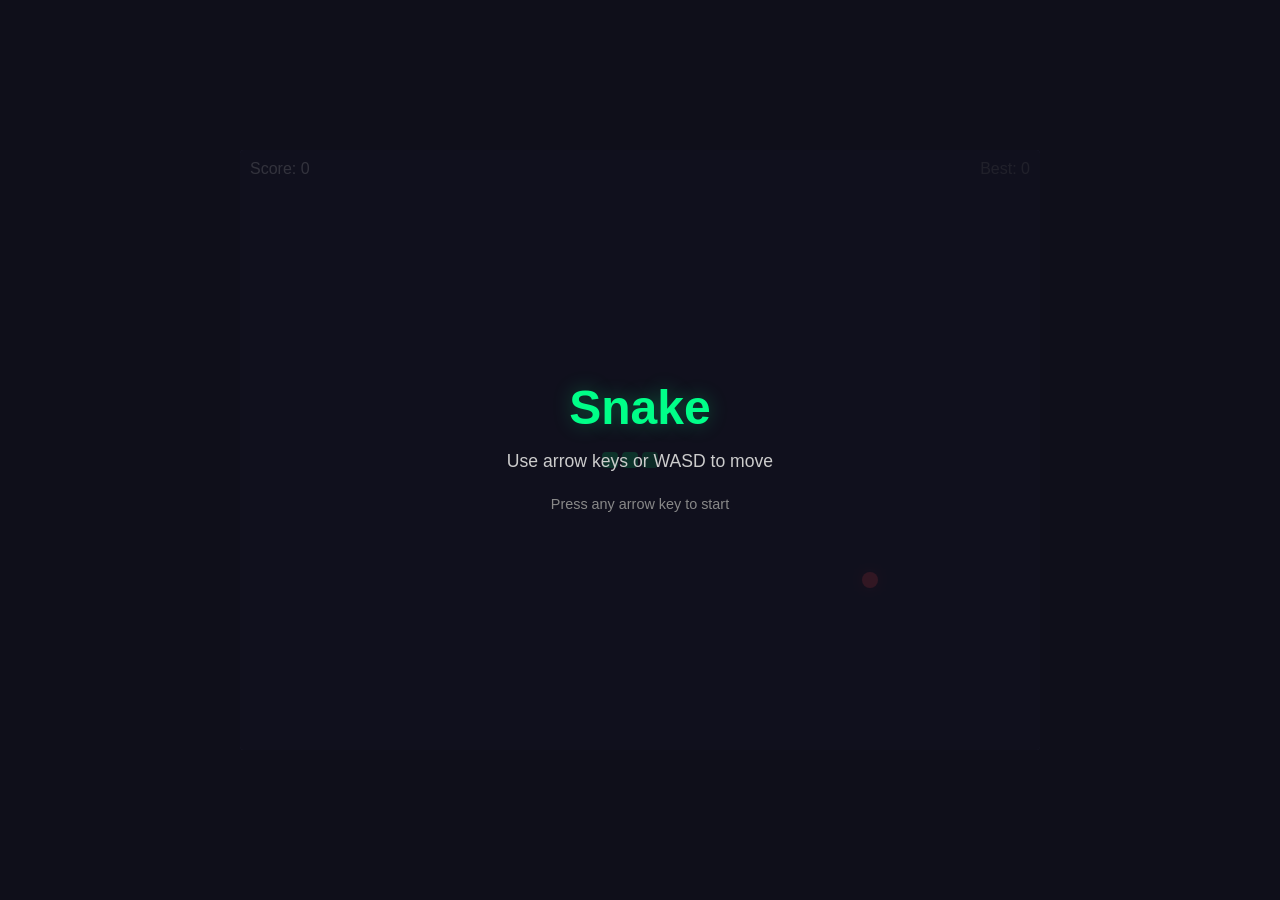
<file: game/index.html>
<!DOCTYPE html>
<html lang="en">
<head>
    <meta charset="UTF-8">
    <meta name="viewport" content="width=device-width, initial-scale=1.0">
    <title>Snake Game</title>
    <link rel="stylesheet" href="style.css">
</head>
<body>
    <div id="game-container">
        <canvas id="gameCanvas"></canvas>

        <!-- Start Screen Overlay -->
        <div id="start-overlay" class="overlay">
            <div class="overlay-content">
                <h1>Snake</h1>
                <p>Use arrow keys or WASD to move</p>
                <p class="hint">Press any arrow key to start</p>
            </div>
        </div>

        <!-- Game Over Overlay -->
        <div id="gameover-overlay" class="overlay hidden">
            <div class="overlay-content">
                <h1>Game Over</h1>
                <p>Score: <span id="final-score">0</span></p>
                <p>Best: <span id="final-high-score">0</span></p>
                <p class="hint">Press Enter to restart</p>
            </div>
        </div>

        <!-- Pause Overlay -->
        <div id="pause-overlay" class="overlay hidden">
            <div class="overlay-content">
                <h1>Paused</h1>
                <p class="hint">Press Space to resume</p>
            </div>
        </div>
    </div>

    <script src="game.js"></script>
</body>
</html>
</file>
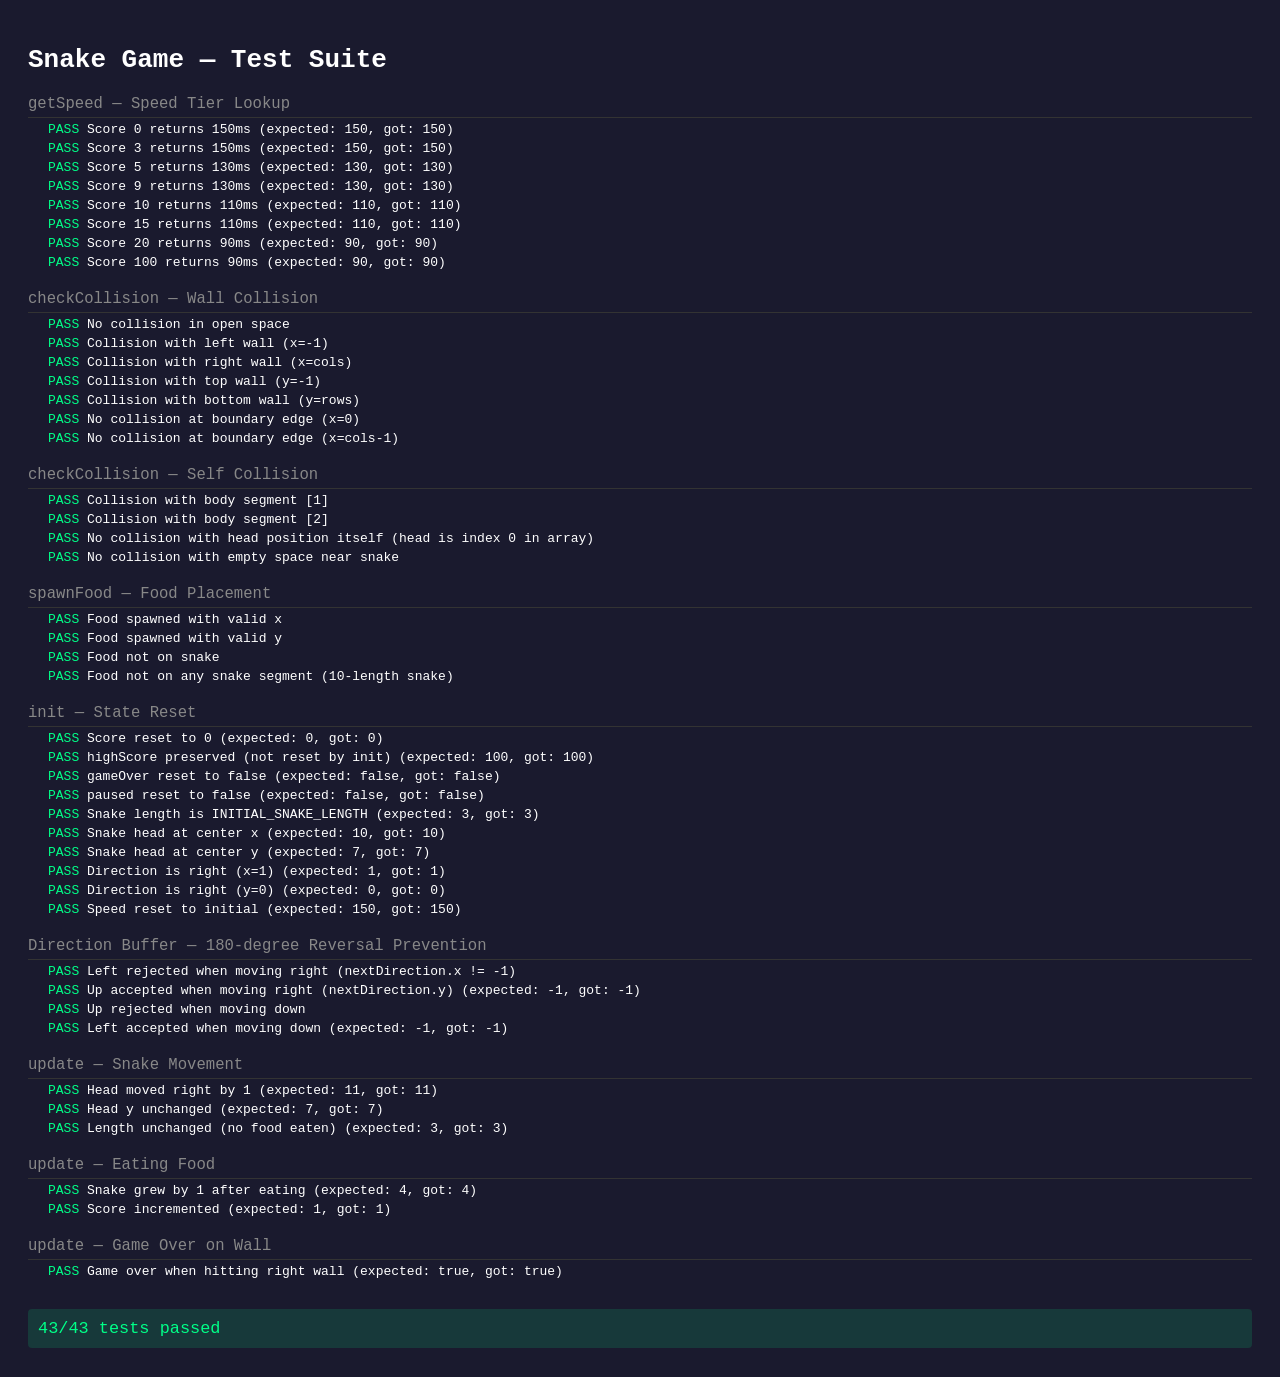
<file: game/tests.html>
<!DOCTYPE html>
<html lang="en">
<head>
    <meta charset="UTF-8">
    <title>Snake Game — Test Suite</title>
    <style>
        body { font-family: monospace; background: #1a1a2e; color: #fff; padding: 20px; }
        .pass { color: #00ff88; }
        .fail { color: #ff4757; }
        .section { margin-top: 20px; font-size: 1.2em; color: #888; border-bottom: 1px solid #333; padding-bottom: 4px; }
        .result { margin: 4px 0 4px 20px; }
        #summary { margin-top: 30px; font-size: 1.3em; padding: 10px; border-radius: 4px; }
    </style>
</head>
<body>
    <h1>Snake Game — Test Suite</h1>
    <!-- Hidden canvas needed by game.js DOM references -->
    <div id="game-container" style="display:none;">
        <canvas id="gameCanvas"></canvas>
        <div id="start-overlay" class="overlay"></div>
        <div id="gameover-overlay" class="overlay hidden">
            <div class="overlay-content">
                <span id="final-score">0</span>
                <span id="final-high-score">0</span>
            </div>
        </div>
        <div id="pause-overlay" class="overlay hidden"></div>
    </div>
    <div id="output"></div>
    <div id="summary"></div>

    <!-- Load game code first so functions are available -->
    <script src="game.js"></script>
    <script>
        // =====================================================================
        // Minimal test runner (zero dependencies)
        // =====================================================================
        const output = document.getElementById('output');
        const summaryEl = document.getElementById('summary');
        let passed = 0;
        let failed = 0;
        let currentSection = '';

        function section(name) {
            currentSection = name;
            const div = document.createElement('div');
            div.className = 'section';
            div.textContent = name;
            output.appendChild(div);
        }

        function assert(description, condition) {
            const div = document.createElement('div');
            div.className = 'result';
            if (condition) {
                div.innerHTML = '<span class="pass">PASS</span> ' + description;
                passed++;
            } else {
                div.innerHTML = '<span class="fail">FAIL</span> ' + description;
                failed++;
            }
            output.appendChild(div);
        }

        function assertEqual(description, actual, expected) {
            assert(description + ' (expected: ' + expected + ', got: ' + actual + ')', actual === expected);
        }

        // =====================================================================
        // Tests
        // =====================================================================

        // --- getSpeed ---
        section('getSpeed — Speed Tier Lookup');

        assertEqual('Score 0 returns 150ms', getSpeed(0), 150);
        assertEqual('Score 3 returns 150ms', getSpeed(3), 150);
        assertEqual('Score 5 returns 130ms', getSpeed(5), 130);
        assertEqual('Score 9 returns 130ms', getSpeed(9), 130);
        assertEqual('Score 10 returns 110ms', getSpeed(10), 110);
        assertEqual('Score 15 returns 110ms', getSpeed(15), 110);
        assertEqual('Score 20 returns 90ms', getSpeed(20), 90);
        assertEqual('Score 100 returns 90ms', getSpeed(100), 90);

        // --- checkCollision ---
        section('checkCollision — Wall Collision');

        // Set up known grid dimensions
        const savedCols = cols;
        const savedRows = rows;
        cols = 20;
        rows = 15;
        state.snake = [{ x: 5, y: 5 }, { x: 4, y: 5 }, { x: 3, y: 5 }];

        assert('No collision in open space', !checkCollision({ x: 10, y: 10 }));
        assert('Collision with left wall (x=-1)', checkCollision({ x: -1, y: 5 }));
        assert('Collision with right wall (x=cols)', checkCollision({ x: 20, y: 5 }));
        assert('Collision with top wall (y=-1)', checkCollision({ x: 5, y: -1 }));
        assert('Collision with bottom wall (y=rows)', checkCollision({ x: 5, y: 15 }));
        assert('No collision at boundary edge (x=0)', !checkCollision({ x: 0, y: 5 }));
        assert('No collision at boundary edge (x=cols-1)', !checkCollision({ x: 19, y: 5 }));

        section('checkCollision — Self Collision');

        assert('Collision with body segment [1]', checkCollision({ x: 4, y: 5 }));
        assert('Collision with body segment [2]', checkCollision({ x: 3, y: 5 }));
        assert('No collision with head position itself (head is index 0 in array)', checkCollision({ x: 5, y: 5 }));
        assert('No collision with empty space near snake', !checkCollision({ x: 5, y: 6 }));

        // Restore
        cols = savedCols;
        rows = savedRows;

        // --- spawnFood ---
        section('spawnFood — Food Placement');

        cols = 20;
        rows = 15;
        state.snake = [{ x: 5, y: 5 }];

        spawnFood();
        assert('Food spawned with valid x', state.food.x >= 0 && state.food.x < 20);
        assert('Food spawned with valid y', state.food.y >= 0 && state.food.y < 15);
        assert('Food not on snake', !(state.food.x === 5 && state.food.y === 5));

        // Test with larger snake
        state.snake = [];
        for (let i = 0; i < 10; i++) {
            state.snake.push({ x: i, y: 0 });
        }
        spawnFood();
        const onSnake = state.snake.some(s => s.x === state.food.x && s.y === state.food.y);
        assert('Food not on any snake segment (10-length snake)', !onSnake);

        // Restore
        cols = savedCols;
        rows = savedRows;

        // --- init ---
        section('init — State Reset');

        cols = 20;
        rows = 15;
        state.score = 50;
        state.highScore = 100;
        state.gameOver = true;

        init();

        assertEqual('Score reset to 0', state.score, 0);
        assertEqual('highScore preserved (not reset by init)', state.highScore, 100);
        assertEqual('gameOver reset to false', state.gameOver, false);
        assertEqual('paused reset to false', state.paused, false);
        assertEqual('Snake length is INITIAL_SNAKE_LENGTH', state.snake.length, INITIAL_SNAKE_LENGTH);
        assertEqual('Snake head at center x', state.snake[0].x, Math.floor(20 / 2));
        assertEqual('Snake head at center y', state.snake[0].y, Math.floor(15 / 2));
        assertEqual('Direction is right (x=1)', state.direction.x, 1);
        assertEqual('Direction is right (y=0)', state.direction.y, 0);
        assertEqual('Speed reset to initial', state.speed, 150);

        // Restore
        cols = savedCols;
        rows = savedRows;

        // --- Direction Buffer (180-degree prevention) ---
        section('Direction Buffer — 180-degree Reversal Prevention');

        cols = 20;
        rows = 15;
        init();
        state.started = true;
        state.direction = { x: 1, y: 0 }; // moving right

        // Simulate pressing Left (opposite of Right) — should be rejected
        handleInput({ key: 'ArrowLeft', preventDefault: () => {} });
        assert('Left rejected when moving right (nextDirection.x != -1)',
            state.nextDirection.x !== -1);

        // Simulate pressing Up (perpendicular) — should be accepted
        state.direction = { x: 1, y: 0 };
        state.nextDirection = { x: 1, y: 0 };
        handleInput({ key: 'ArrowUp', preventDefault: () => {} });
        assertEqual('Up accepted when moving right (nextDirection.y)', state.nextDirection.y, -1);

        // Moving down, press up — should be rejected
        state.direction = { x: 0, y: 1 };
        state.nextDirection = { x: 0, y: 1 };
        handleInput({ key: 'ArrowUp', preventDefault: () => {} });
        assert('Up rejected when moving down', state.nextDirection.y !== -1);

        // Moving down, press left — should be accepted
        state.direction = { x: 0, y: 1 };
        state.nextDirection = { x: 0, y: 1 };
        handleInput({ key: 'ArrowLeft', preventDefault: () => {} });
        assertEqual('Left accepted when moving down', state.nextDirection.x, -1);

        // Restore
        cols = savedCols;
        rows = savedRows;

        // --- update ---
        section('update — Snake Movement');

        cols = 20;
        rows = 15;
        init();
        state.direction = { x: 1, y: 0 };
        state.nextDirection = { x: 1, y: 0 };
        const headBefore = { ...state.snake[0] };
        const lengthBefore = state.snake.length;

        // Place food far away so we test non-eating movement
        state.food = { x: 0, y: 0 };
        update();

        assertEqual('Head moved right by 1', state.snake[0].x, headBefore.x + 1);
        assertEqual('Head y unchanged', state.snake[0].y, headBefore.y);
        assertEqual('Length unchanged (no food eaten)', state.snake.length, lengthBefore);

        section('update — Eating Food');

        init();
        state.direction = { x: 1, y: 0 };
        state.nextDirection = { x: 1, y: 0 };
        // Place food directly in front of snake head
        state.food = { x: state.snake[0].x + 1, y: state.snake[0].y };
        const lengthBeforeEat = state.snake.length;

        update();

        assertEqual('Snake grew by 1 after eating', state.snake.length, lengthBeforeEat + 1);
        assertEqual('Score incremented', state.score, 1);

        section('update — Game Over on Wall');

        init();
        // Place snake at right edge, moving right
        state.snake[0] = { x: cols - 1, y: 7 };
        state.direction = { x: 1, y: 0 };
        state.nextDirection = { x: 1, y: 0 };
        state.food = { x: 0, y: 0 };

        update();

        assertEqual('Game over when hitting right wall', state.gameOver, true);

        // Restore
        cols = savedCols;
        rows = savedRows;

        // =====================================================================
        // Summary
        // =====================================================================
        const total = passed + failed;
        summaryEl.textContent = passed + '/' + total + ' tests passed' + (failed > 0 ? ' (' + failed + ' failed)' : '');
        summaryEl.style.backgroundColor = failed === 0 ? '#00ff8822' : '#ff475722';
        summaryEl.style.color = failed === 0 ? '#00ff88' : '#ff4757';

        // Also log to console for automated checking
        console.log('TEST RESULTS: ' + passed + '/' + total + ' passed');
        if (failed > 0) {
            console.error(failed + ' tests FAILED');
        }
    </script>
</body>
</html>
</file>
<file: game/style.css>
/* Reset */
*, *::before, *::after {
    margin: 0;
    padding: 0;
    box-sizing: border-box;
}

/* Body — dark background, center content */
body {
    background-color: #0f0f1a;
    display: flex;
    justify-content: center;
    align-items: center;
    min-height: 100vh;
    overflow: hidden;
    font-family: 'Segoe UI', Tahoma, Geneva, Verdana, sans-serif;
}

/* Game container — relative positioning for overlays */
#game-container {
    position: relative;
    display: flex;
    justify-content: center;
    align-items: center;
}

/* Canvas */
#gameCanvas {
    display: block;
    background-color: #1a1a2e;
    border-radius: 4px;
}

/* Overlay base — covers entire container */
.overlay {
    position: absolute;
    top: 0;
    left: 0;
    width: 100%;
    height: 100%;
    display: flex;
    justify-content: center;
    align-items: center;
    background-color: rgba(15, 15, 26, 0.85);
    border-radius: 4px;
    z-index: 10;
    opacity: 1;
    transition: opacity 0.3s ease;
}

/* Hidden state for overlays */
.overlay.hidden {
    opacity: 0;
    pointer-events: none;
}

/* Overlay content — centered text block */
.overlay-content {
    text-align: center;
    color: #ffffff;
}

.overlay-content h1 {
    font-size: 3rem;
    font-weight: 700;
    margin-bottom: 1rem;
    color: #00ff88;
    text-shadow: 0 0 20px rgba(0, 255, 136, 0.3);
}

.overlay-content p {
    font-size: 1.1rem;
    color: #cccccc;
    margin-bottom: 0.5rem;
}

.overlay-content .hint {
    font-size: 0.9rem;
    color: #888888;
    margin-top: 1.5rem;
}
</file>
